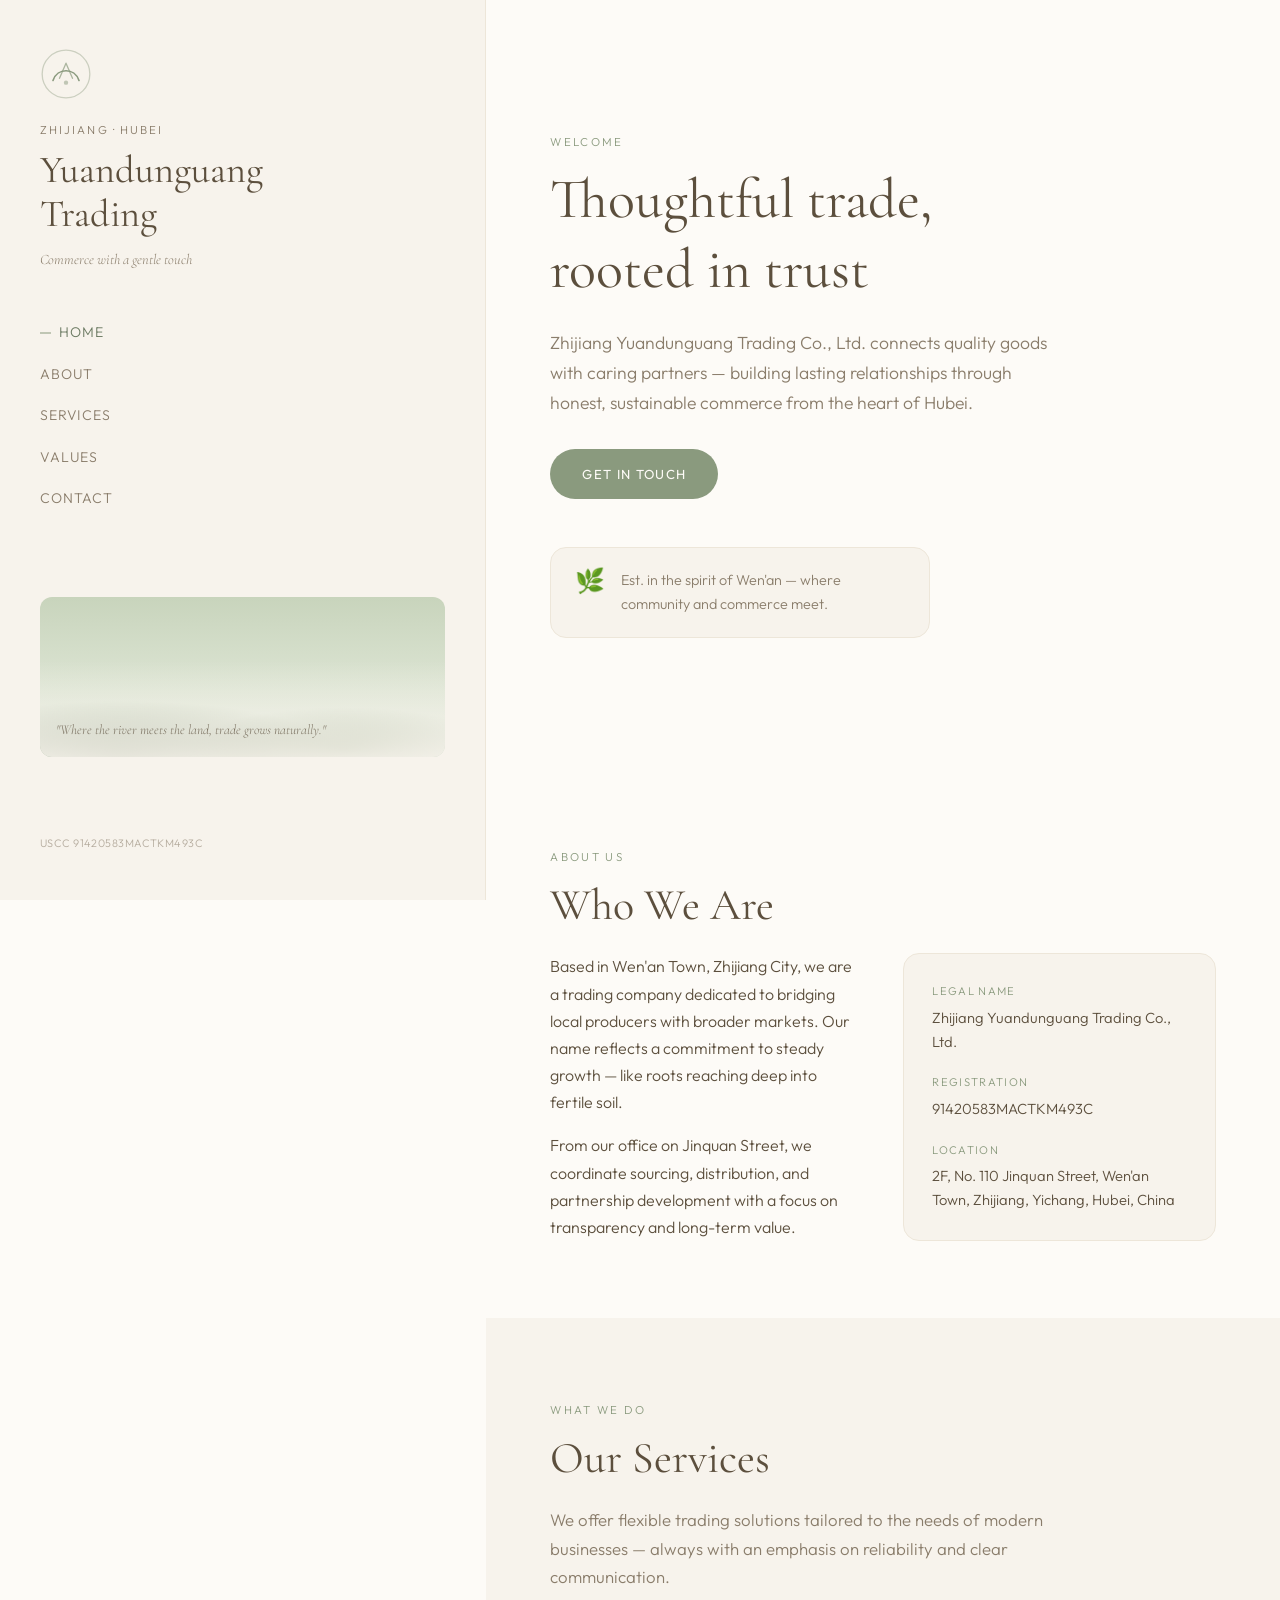
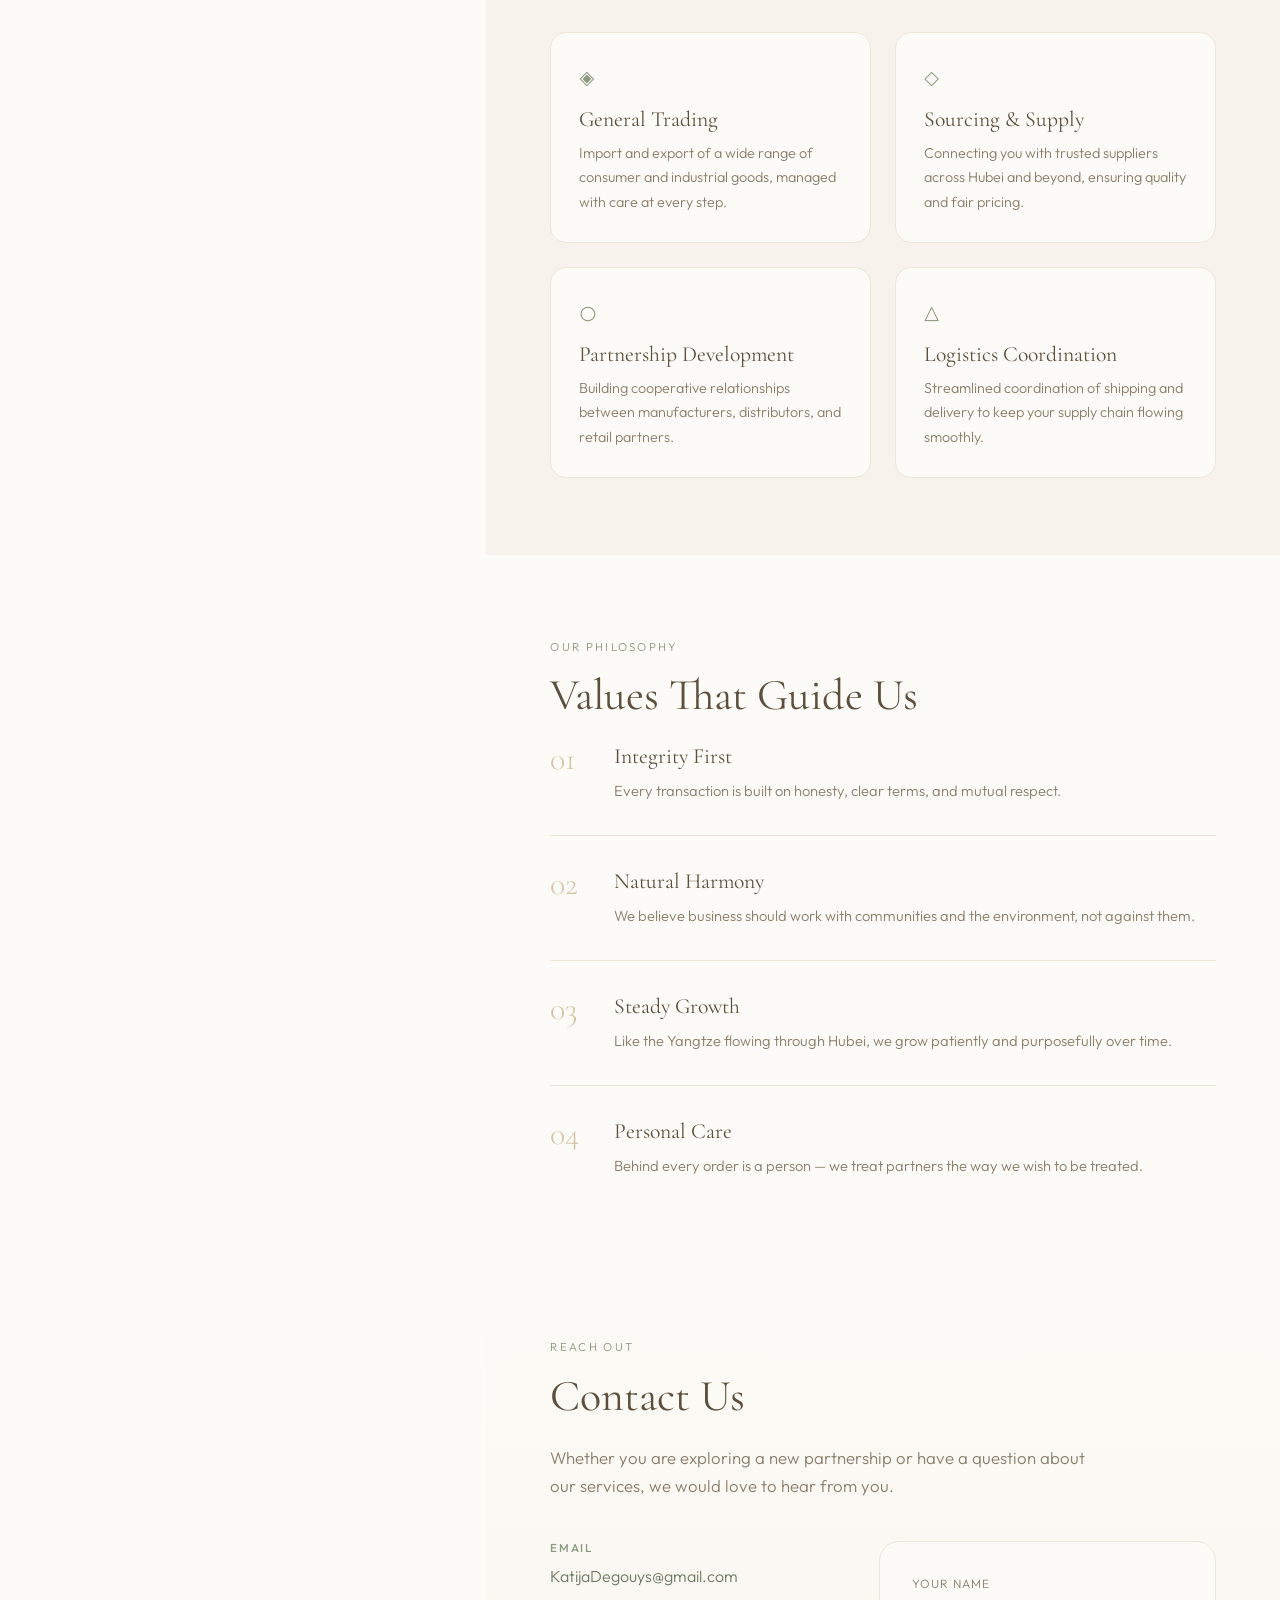
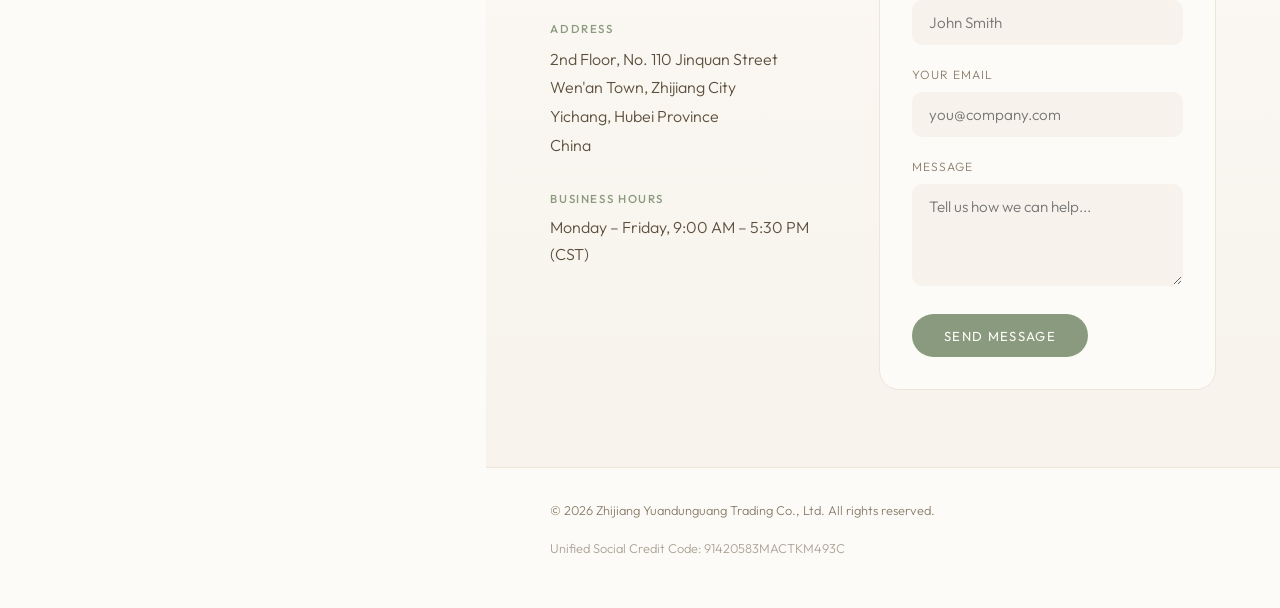
<file: index.html>
<!DOCTYPE html>
<html lang="en">
<head>
  <meta charset="UTF-8">
  <meta name="viewport" content="width=device-width, initial-scale=1.0">
  <meta name="description" content="Zhijiang Yuandunguang Trading Co., Ltd. — thoughtful commerce rooted in nature and trust.">
  <title>Yuandunguang Trading | Zhijiang, Hubei</title>
  <link rel="preconnect" href="https://fonts.googleapis.com">
  <link rel="preconnect" href="https://fonts.gstatic.com" crossorigin>
  <link href="https://fonts.googleapis.com/css2?family=Cormorant+Garamond:ital,wght@0,400;0,600;1,400&family=Outfit:wght@300;400;500&display=swap" rel="stylesheet">
  <link rel="stylesheet" href="css/style.css">
</head>
<body>

  <aside class="sidebar" aria-label="Site navigation">
    <div class="sidebar-inner">
      <header class="brand">
        <div class="brand-mark" aria-hidden="true">
          <svg viewBox="0 0 48 48" fill="none" xmlns="http://www.w3.org/2000/svg">
            <circle cx="24" cy="24" r="22" stroke="currentColor" stroke-width="1.2" opacity="0.4"/>
            <path d="M12 30 C16 18, 32 18, 36 30" stroke="currentColor" stroke-width="1.5" stroke-linecap="round"/>
            <path d="M18 28 L24 14 L30 28" stroke="currentColor" stroke-width="1.2" stroke-linecap="round" stroke-linejoin="round" opacity="0.7"/>
            <circle cx="24" cy="32" r="2" fill="currentColor" opacity="0.5"/>
          </svg>
        </div>
        <p class="brand-eyebrow">Zhijiang · Hubei</p>
        <h1 class="brand-name">Yuandunguang<br>Trading</h1>
        <p class="brand-tagline">Commerce with a gentle touch</p>
      </header>

      <nav class="nav" aria-label="Primary">
        <ul>
          <li><a href="#home" class="nav-link active">Home</a></li>
          <li><a href="#about" class="nav-link">About</a></li>
          <li><a href="#services" class="nav-link">Services</a></li>
          <li><a href="#values" class="nav-link">Values</a></li>
          <li><a href="#contact" class="nav-link">Contact</a></li>
        </ul>
      </nav>

      <div class="sidebar-visual" aria-hidden="true">
        <div class="visual-layer visual-sky"></div>
        <div class="visual-layer visual-hills"></div>
        <div class="visual-layer visual-mist"></div>
        <blockquote class="sidebar-quote">
          <p>"Where the river meets the land, trade grows naturally."</p>
        </blockquote>
      </div>

      <footer class="sidebar-footer">
        <p class="credit-code">USCC 91420583MACTKM493C</p>
      </footer>
    </div>
  </aside>

  <main class="content" id="home">

    <section class="hero panel">
      <div class="hero-text">
        <span class="section-label">Welcome</span>
        <h2>Thoughtful trade,<br>rooted in trust</h2>
        <p class="lead">
          Zhijiang Yuandunguang Trading Co., Ltd. connects quality goods with caring partners —
          building lasting relationships through honest, sustainable commerce from the heart of Hubei.
        </p>
        <a href="#contact" class="btn btn-primary">Get in Touch</a>
      </div>
      <div class="hero-accent" aria-hidden="true">
        <div class="leaf-card">
          <span class="leaf-icon">🌿</span>
          <p>Est. in the spirit of Wen'an — where community and commerce meet.</p>
        </div>
      </div>
    </section>

    <section class="panel" id="about">
      <span class="section-label">About Us</span>
      <h2>Who We Are</h2>
      <div class="two-col">
        <div>
          <p>
            Based in Wen'an Town, Zhijiang City, we are a trading company dedicated to
            bridging local producers with broader markets. Our name reflects a commitment to
            steady growth — like roots reaching deep into fertile soil.
          </p>
          <p>
            From our office on Jinquan Street, we coordinate sourcing, distribution, and
            partnership development with a focus on transparency and long-term value.
          </p>
        </div>
        <div class="info-card">
          <dl>
            <div>
              <dt>Legal Name</dt>
              <dd>Zhijiang Yuandunguang Trading Co., Ltd.</dd>
            </div>
            <div>
              <dt>Registration</dt>
              <dd>91420583MACTKM493C</dd>
            </div>
            <div>
              <dt>Location</dt>
              <dd>2F, No. 110 Jinquan Street, Wen'an Town, Zhijiang, Yichang, Hubei, China</dd>
            </div>
          </dl>
        </div>
      </div>
    </section>

    <section class="panel panel-alt" id="services">
      <span class="section-label">What We Do</span>
      <h2>Our Services</h2>
      <p class="section-intro">
        We offer flexible trading solutions tailored to the needs of modern businesses —
        always with an emphasis on reliability and clear communication.
      </p>
      <div class="service-grid">
        <article class="service-card">
          <div class="service-icon" aria-hidden="true">◈</div>
          <h3>General Trading</h3>
          <p>Import and export of a wide range of consumer and industrial goods, managed with care at every step.</p>
        </article>
        <article class="service-card">
          <div class="service-icon" aria-hidden="true">◇</div>
          <h3>Sourcing &amp; Supply</h3>
          <p>Connecting you with trusted suppliers across Hubei and beyond, ensuring quality and fair pricing.</p>
        </article>
        <article class="service-card">
          <div class="service-icon" aria-hidden="true">○</div>
          <h3>Partnership Development</h3>
          <p>Building cooperative relationships between manufacturers, distributors, and retail partners.</p>
        </article>
        <article class="service-card">
          <div class="service-icon" aria-hidden="true">△</div>
          <h3>Logistics Coordination</h3>
          <p>Streamlined coordination of shipping and delivery to keep your supply chain flowing smoothly.</p>
        </article>
      </div>
    </section>

    <section class="panel" id="values">
      <span class="section-label">Our Philosophy</span>
      <h2>Values That Guide Us</h2>
      <div class="values-list">
        <div class="value-item">
          <span class="value-num">01</span>
          <div>
            <h3>Integrity First</h3>
            <p>Every transaction is built on honesty, clear terms, and mutual respect.</p>
          </div>
        </div>
        <div class="value-item">
          <span class="value-num">02</span>
          <div>
            <h3>Natural Harmony</h3>
            <p>We believe business should work with communities and the environment, not against them.</p>
          </div>
        </div>
        <div class="value-item">
          <span class="value-num">03</span>
          <div>
            <h3>Steady Growth</h3>
            <p>Like the Yangtze flowing through Hubei, we grow patiently and purposefully over time.</p>
          </div>
        </div>
        <div class="value-item">
          <span class="value-num">04</span>
          <div>
            <h3>Personal Care</h3>
            <p>Behind every order is a person — we treat partners the way we wish to be treated.</p>
          </div>
        </div>
      </div>
    </section>

    <section class="panel panel-contact" id="contact">
      <span class="section-label">Reach Out</span>
      <h2>Contact Us</h2>
      <p class="section-intro">
        Whether you are exploring a new partnership or have a question about our services,
        we would love to hear from you.
      </p>
      <div class="contact-layout">
        <div class="contact-details">
          <div class="contact-block">
            <h3>Email</h3>
            <a href="mailto:KatijaDegouys@gmail.com">KatijaDegouys@gmail.com</a>
          </div>
          <div class="contact-block">
            <h3>Address</h3>
            <address>
              2nd Floor, No. 110 Jinquan Street<br>
              Wen'an Town, Zhijiang City<br>
              Yichang, Hubei Province<br>
              China
            </address>
          </div>
          <div class="contact-block">
            <h3>Business Hours</h3>
            <p>Monday – Friday, 9:00 AM – 5:30 PM (CST)</p>
          </div>
        </div>
        <form class="contact-form" action="mailto:KatijaDegouys@gmail.com" method="post" enctype="text/plain">
          <div class="form-group">
            <label for="name">Your Name</label>
            <input type="text" id="name" name="name" placeholder="John Smith" required>
          </div>
          <div class="form-group">
            <label for="email">Your Email</label>
            <input type="email" id="email" name="email" placeholder="you@company.com" required>
          </div>
          <div class="form-group">
            <label for="message">Message</label>
            <textarea id="message" name="message" rows="4" placeholder="Tell us how we can help..." required></textarea>
          </div>
          <button type="submit" class="btn btn-primary">Send Message</button>
        </form>
      </div>
    </section>

    <footer class="site-footer">
      <p>&copy; 2026 Zhijiang Yuandunguang Trading Co., Ltd. All rights reserved.</p>
      <p class="footer-meta">Unified Social Credit Code: 91420583MACTKM493C</p>
    </footer>

  </main>

  <button class="menu-toggle" aria-label="Open navigation" aria-expanded="false">
    <span></span><span></span><span></span>
  </button>

  <script src="js/main.js"></script>
</body>
</html>
</file>
<file: css/style.css>
/* ── Design tokens ── */
:root {
  --sage:        #8a9a7e;
  --sage-dark:   #6b7a62;
  --sage-light:  #b5c4a8;
  --cream:       #f7f3ec;
  --cream-dark:  #ede6d9;
  --warm-white:  #fdfbf7;
  --sand:        #d4c4a8;
  --terracotta:  #c9a88a;
  --earth:       #5c4f3d;
  --earth-light: #8a7d6b;
  --mist:        rgba(247, 243, 236, 0.85);

  --font-display: 'Cormorant Garamond', Georgia, serif;
  --font-body:    'Outfit', system-ui, sans-serif;

  --sidebar-width: 38vw;
  --transition: 0.35s cubic-bezier(0.4, 0, 0.2, 1);
}

/* ── Reset & base ── */
*, *::before, *::after { box-sizing: border-box; margin: 0; padding: 0; }

html {
  scroll-behavior: smooth;
  font-size: 16px;
}

body {
  font-family: var(--font-body);
  font-weight: 300;
  color: var(--earth);
  background: var(--warm-white);
  line-height: 1.7;
  display: flex;
  min-height: 100vh;
  overflow-x: hidden;
}

a { color: var(--sage-dark); text-decoration: none; transition: color var(--transition); }
a:hover { color: var(--terracotta); }

h1, h2, h3 {
  font-family: var(--font-display);
  font-weight: 400;
  line-height: 1.25;
  color: var(--earth);
}

h2 { font-size: clamp(2rem, 4vw, 2.75rem); margin-bottom: 1.25rem; }
h3 { font-size: 1.35rem; margin-bottom: 0.5rem; }

p { margin-bottom: 1rem; }
p:last-child { margin-bottom: 0; }

address { font-style: normal; line-height: 1.8; }

/* ── Left sidebar ── */
.sidebar {
  position: fixed;
  top: 0;
  left: 0;
  width: var(--sidebar-width);
  height: 100vh;
  background: var(--cream);
  border-right: 1px solid var(--cream-dark);
  z-index: 100;
  display: flex;
  flex-direction: column;
  overflow: hidden;
}

.sidebar-inner {
  display: flex;
  flex-direction: column;
  height: 100%;
  padding: 3rem 2.5rem;
}

/* Brand */
.brand { margin-bottom: 2.5rem; }

.brand-mark {
  width: 52px;
  height: 52px;
  color: var(--sage);
  margin-bottom: 1.25rem;
}

.brand-mark svg { width: 100%; height: 100%; }

.brand-eyebrow {
  font-size: 0.72rem;
  letter-spacing: 0.18em;
  text-transform: uppercase;
  color: var(--earth-light);
  margin-bottom: 0.5rem;
}

.brand-name {
  font-size: clamp(1.8rem, 3vw, 2.4rem);
  line-height: 1.15;
  margin-bottom: 0.75rem;
}

.brand-tagline {
  font-size: 0.9rem;
  font-style: italic;
  font-family: var(--font-display);
  color: var(--earth-light);
}

/* Navigation */
.nav { margin-bottom: auto; }

.nav ul { list-style: none; }

.nav-link {
  display: block;
  padding: 0.55rem 0;
  font-size: 0.88rem;
  letter-spacing: 0.06em;
  text-transform: uppercase;
  color: var(--earth-light);
  position: relative;
  transition: color var(--transition), padding-left var(--transition);
}

.nav-link::before {
  content: '';
  position: absolute;
  left: 0;
  top: 50%;
  width: 0;
  height: 1px;
  background: var(--sage);
  transition: width var(--transition);
  transform: translateY(-50%);
}

.nav-link:hover,
.nav-link.active {
  color: var(--sage-dark);
  padding-left: 1.2rem;
}

.nav-link:hover::before,
.nav-link.active::before { width: 0.7rem; }

/* Sidebar visual */
.sidebar-visual {
  position: relative;
  height: 160px;
  border-radius: 12px;
  overflow: hidden;
  margin: 1.5rem 0;
  flex-shrink: 0;
}

.visual-layer {
  position: absolute;
  inset: 0;
}

.visual-sky {
  background: linear-gradient(180deg, #c8d4bc 0%, #dde5d4 60%, #e8ede2 100%);
}

.visual-hills {
  background:
    radial-gradient(ellipse 80% 50% at 20% 100%, #8a9a7e 0%, transparent 70%),
    radial-gradient(ellipse 60% 40% at 75% 95%, #a3b396 0%, transparent 65%),
    radial-gradient(ellipse 50% 30% at 50% 100%, #b5c4a8 0%, transparent 60%);
}

.visual-mist {
  background: linear-gradient(180deg, transparent 40%, var(--mist) 100%);
}

.sidebar-quote {
  position: absolute;
  bottom: 1rem;
  left: 1rem;
  right: 1rem;
  z-index: 2;
}

.sidebar-quote p {
  font-family: var(--font-display);
  font-style: italic;
  font-size: 0.85rem;
  color: var(--earth);
  opacity: 0.75;
  margin: 0;
}

.sidebar-footer { margin-top: auto; }

.credit-code {
  font-size: 0.68rem;
  letter-spacing: 0.04em;
  color: var(--earth-light);
  opacity: 0.6;
}

/* ── Right content area ── */
.content {
  margin-left: var(--sidebar-width);
  flex: 1;
  min-height: 100vh;
}

.panel {
  padding: clamp(3rem, 6vw, 5.5rem) clamp(2.5rem, 5vw, 5rem);
  max-width: 820px;
}

.panel-alt {
  background: var(--cream);
  max-width: none;
  padding-left: clamp(2.5rem, 5vw, 5rem);
  padding-right: clamp(2.5rem, 5vw, 5rem);
}

.panel-alt > * {
  max-width: 820px;
}

.section-label {
  display: inline-block;
  font-size: 0.72rem;
  letter-spacing: 0.2em;
  text-transform: uppercase;
  color: var(--sage);
  margin-bottom: 0.75rem;
}

.section-intro {
  font-size: 1.05rem;
  color: var(--earth-light);
  max-width: 560px;
  margin-bottom: 2.5rem;
}

.lead {
  font-size: 1.1rem;
  color: var(--earth-light);
  max-width: 520px;
  margin-bottom: 2rem;
}

/* Hero */
.hero {
  min-height: 85vh;
  display: flex;
  flex-direction: column;
  justify-content: center;
  position: relative;
}

.hero-text h2 {
  font-size: clamp(2.4rem, 5vw, 3.5rem);
  margin-bottom: 1.5rem;
}

.hero-accent {
  margin-top: 3rem;
}

.leaf-card {
  display: inline-flex;
  align-items: flex-start;
  gap: 1rem;
  background: var(--cream);
  border: 1px solid var(--cream-dark);
  border-radius: 16px;
  padding: 1.25rem 1.5rem;
  max-width: 380px;
}

.leaf-icon { font-size: 1.5rem; line-height: 1; }

.leaf-card p {
  font-size: 0.9rem;
  color: var(--earth-light);
  margin: 0;
}

/* Buttons */
.btn {
  display: inline-block;
  padding: 0.85rem 2rem;
  font-family: var(--font-body);
  font-size: 0.82rem;
  font-weight: 400;
  letter-spacing: 0.1em;
  text-transform: uppercase;
  border: none;
  border-radius: 50px;
  cursor: pointer;
  transition: background var(--transition), transform var(--transition), box-shadow var(--transition);
}

.btn-primary {
  background: var(--sage);
  color: var(--warm-white);
}

.btn-primary:hover {
  background: var(--sage-dark);
  color: var(--warm-white);
  transform: translateY(-2px);
  box-shadow: 0 6px 20px rgba(107, 122, 98, 0.25);
}

/* Two column */
.two-col {
  display: grid;
  grid-template-columns: 1fr 1fr;
  gap: 2.5rem;
  align-items: start;
}

.info-card {
  background: var(--cream);
  border-radius: 16px;
  padding: 1.75rem;
  border: 1px solid var(--cream-dark);
}

.info-card dl div { margin-bottom: 1.25rem; }
.info-card dl div:last-child { margin-bottom: 0; }

.info-card dt {
  font-size: 0.7rem;
  letter-spacing: 0.12em;
  text-transform: uppercase;
  color: var(--sage);
  margin-bottom: 0.3rem;
}

.info-card dd {
  font-size: 0.92rem;
  color: var(--earth);
  line-height: 1.6;
}

/* Services */
.service-grid {
  display: grid;
  grid-template-columns: repeat(2, 1fr);
  gap: 1.5rem;
  max-width: 820px;
}

.service-card {
  background: var(--warm-white);
  border: 1px solid var(--cream-dark);
  border-radius: 16px;
  padding: 1.75rem;
  transition: transform var(--transition), box-shadow var(--transition);
}

.service-card:hover {
  transform: translateY(-4px);
  box-shadow: 0 12px 32px rgba(92, 79, 61, 0.08);
}

.service-icon {
  font-size: 1.2rem;
  color: var(--sage);
  margin-bottom: 0.75rem;
}

.service-card p {
  font-size: 0.9rem;
  color: var(--earth-light);
}

/* Values */
.values-list {
  display: flex;
  flex-direction: column;
  gap: 2rem;
}

.value-item {
  display: flex;
  gap: 1.5rem;
  align-items: flex-start;
  padding-bottom: 2rem;
  border-bottom: 1px solid var(--cream-dark);
}

.value-item:last-child {
  border-bottom: none;
  padding-bottom: 0;
}

.value-num {
  font-family: var(--font-display);
  font-size: 2rem;
  color: var(--sand);
  line-height: 1;
  flex-shrink: 0;
  width: 2.5rem;
}

.value-item p {
  font-size: 0.92rem;
  color: var(--earth-light);
}

/* Contact */
.panel-contact {
  background: linear-gradient(180deg, var(--warm-white) 0%, var(--cream) 100%);
  max-width: none;
}

.contact-layout {
  display: grid;
  grid-template-columns: 1fr 1.2fr;
  gap: 3rem;
  max-width: 820px;
}

.contact-block { margin-bottom: 2rem; }

.contact-block h3 {
  font-size: 0.72rem;
  letter-spacing: 0.14em;
  text-transform: uppercase;
  color: var(--sage);
  margin-bottom: 0.5rem;
  font-family: var(--font-body);
  font-weight: 500;
}

.contact-block a {
  font-size: 1rem;
  word-break: break-all;
}

.contact-form {
  background: var(--warm-white);
  border: 1px solid var(--cream-dark);
  border-radius: 20px;
  padding: 2rem;
}

.form-group { margin-bottom: 1.25rem; }

.form-group label {
  display: block;
  font-size: 0.75rem;
  letter-spacing: 0.08em;
  text-transform: uppercase;
  color: var(--earth-light);
  margin-bottom: 0.4rem;
}

.form-group input,
.form-group textarea {
  width: 100%;
  padding: 0.75rem 1rem;
  font-family: var(--font-body);
  font-size: 0.95rem;
  font-weight: 300;
  color: var(--earth);
  background: var(--cream);
  border: 1px solid transparent;
  border-radius: 10px;
  transition: border-color var(--transition), background var(--transition);
  outline: none;
}

.form-group input:focus,
.form-group textarea:focus {
  border-color: var(--sage-light);
  background: var(--warm-white);
}

.form-group textarea { resize: vertical; min-height: 100px; }

/* Site footer */
.site-footer {
  padding: 2rem clamp(2.5rem, 5vw, 5rem) 3rem;
  margin-left: 0;
  border-top: 1px solid var(--cream-dark);
  max-width: 820px;
}

.site-footer p {
  font-size: 0.8rem;
  color: var(--earth-light);
}

.footer-meta { margin-top: 0.35rem; opacity: 0.7; }

/* Mobile menu toggle */
.menu-toggle {
  display: none;
  position: fixed;
  top: 1.25rem;
  right: 1.25rem;
  z-index: 200;
  width: 44px;
  height: 44px;
  background: var(--cream);
  border: 1px solid var(--cream-dark);
  border-radius: 10px;
  cursor: pointer;
  flex-direction: column;
  align-items: center;
  justify-content: center;
  gap: 5px;
  padding: 0;
}

.menu-toggle span {
  display: block;
  width: 20px;
  height: 1.5px;
  background: var(--earth);
  transition: transform var(--transition), opacity var(--transition);
}

.menu-toggle.open span:nth-child(1) { transform: translateY(6.5px) rotate(45deg); }
.menu-toggle.open span:nth-child(2) { opacity: 0; }
.menu-toggle.open span:nth-child(3) { transform: translateY(-6.5px) rotate(-45deg); }

/* ── Scroll reveal animation ── */
.reveal {
  opacity: 0;
  transform: translateY(24px);
  transition: opacity 0.7s ease, transform 0.7s ease;
}

.reveal.visible {
  opacity: 1;
  transform: translateY(0);
}

/* ── Responsive ── */
@media (max-width: 960px) {
  :root { --sidebar-width: 100%; }

  body { flex-direction: column; }

  .sidebar {
    position: fixed;
    width: 280px;
    transform: translateX(-100%);
    transition: transform var(--transition);
    box-shadow: 4px 0 24px rgba(0,0,0,0.08);
  }

  .sidebar.open { transform: translateX(0); }

  .sidebar-inner { padding: 2rem 1.75rem; }

  .sidebar-visual { height: 120px; }

  .content {
    margin-left: 0;
    width: 100%;
  }

  .menu-toggle { display: flex; }

  .two-col,
  .service-grid,
  .contact-layout {
    grid-template-columns: 1fr;
  }

  .hero { min-height: 70vh; }

  .panel { padding: 3rem 1.75rem; }
  .panel-alt { padding: 3rem 1.75rem; }
  .site-footer { padding: 2rem 1.75rem 3rem; }
}

@media (max-width: 480px) {
  .service-grid { grid-template-columns: 1fr; }
}
</file>
